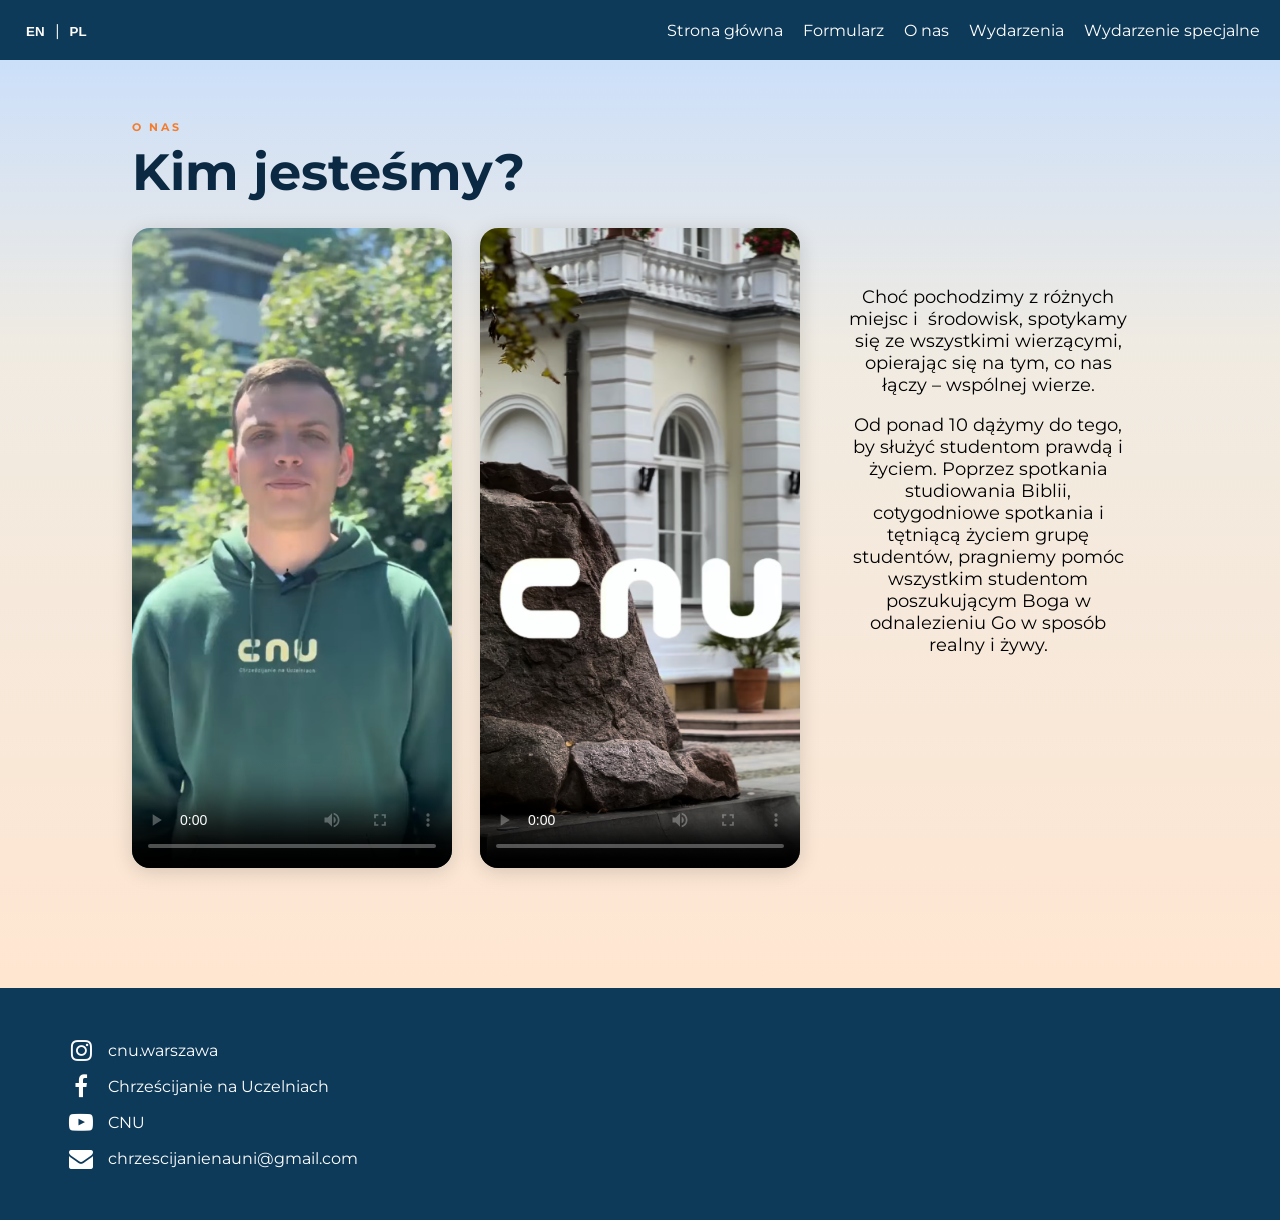
<file: about.html>
<!DOCTYPE html>
<html lang="pl">

<head>
  <meta charset="UTF-8">
  <meta name="viewport" content="width=device-width, initial-scale=1.0">
  <title>CNU – Chrześcijanie na Uczelniach</title>
  <link
    href="https://fonts.googleapis.com/css2?family=Montserrat:wght@400;600;700;800;900&family=Lora:ital,wght@0,400;0,600;1,400&display=swap"
    rel="stylesheet">
  <link rel="stylesheet" href="styles.css">
  <link rel="stylesheet" href="https://cdnjs.cloudflare.com/ajax/libs/font-awesome/4.7.0/css/font-awesome.min.css">
</head>

<body>

  <nav id="mainNav">
    <div class="nav-left">
      <div class="lang-switcher">
        <button data-lang="en" onclick="setLang('en')" id="lang-en">EN</button>
        <span>|</span>
        <button data-lang="pl" onclick="setLang('pl')" id="lang-pl">PL</button>
      </div>
    </div>

    <div class="nav-right">
      <div class="nav-links" id="navLinks">
        <a href="index.html" data-i18n="home">Home</a>
        <a href="formularz.html" data-i18n="form">Form</a>
        <a href="about.html" data-i18n="about">About</a>
        <a href="events.html" data-i18n="events">Events</a>
        <a href="special-event.html" data-i18n="special-event">Wydarzenie specjalne</a>

      </div>

      <button class="burger" id="burgerBtn">
        <span></span>
        <span></span>
        <span></span>
      </button>
    </div>
  </nav>
  <section class="event-page-section">
    <section class="events-section-cards">
      <div class="events-section-header" style="align-content: start;">
        <div>
          <span class="events-label">O nas</span>
          <h2 class="about-title">Kim jesteśmy?</h2>
        </div>
      </div>

      <!--reel 1 about us-->
      <section class="instagram-section">
        <video class="reel-video" controls playsinline poster="images/reel-preview1.png">
          <source src="videos/main.mp4 " type="video/mp4">
        </video>
      </section>
      <section class="instagram-section">
        <video class="reel-video" controls playsinline poster="images/reel-preview.png">
          <source src="videos/invitationForBibleStudy.mp4 " type="video/mp4">
        </video>
      </section>

      <section class="hero-description" style="padding:0 20px;">
        <p data-i18n=" about-us-description-1">
        </p>
        <p data-i18n="about-us-description-2"></p>
        <p data-i18n="about-us-description-3"></p>
      </section>
    </section>
  </section>
  <section class="contacts">

    <a class="contact-item" href="https://www.instagram.com/cnu_warszawa/" target="_blank">
      <i class="fa fa-instagram"></i>
      <span>cnu.warszawa</span>
    </a>

    <a class="contact-item" href="https://www.facebook.com/share/18swFGHHTY/?mibextid=wwXIfr" target="_blank">
      <i class="fa fa-facebook"></i>
      <span>Chrześcijanie na Uczelniach</span>
    </a>

    <a class="contact-item" href="https://youtube.com/@chrzescijanienauczelniach?si=SWbZchQ-9XUdnxLL" target="_blank">
      <i class="fa fa-youtube-play"></i>
      <span>CNU</span>
    </a>

    <a class="contact-item" href="#" id="copy-email">
      <i class="fa fa-envelope"></i>
      <span>chrzescijanienauni@gmail.com</span>
    </a>

  </section>

  <script src="js/script.js"></script>
  <script src="js/translation.js"></script>

</body>

</html>
</file>
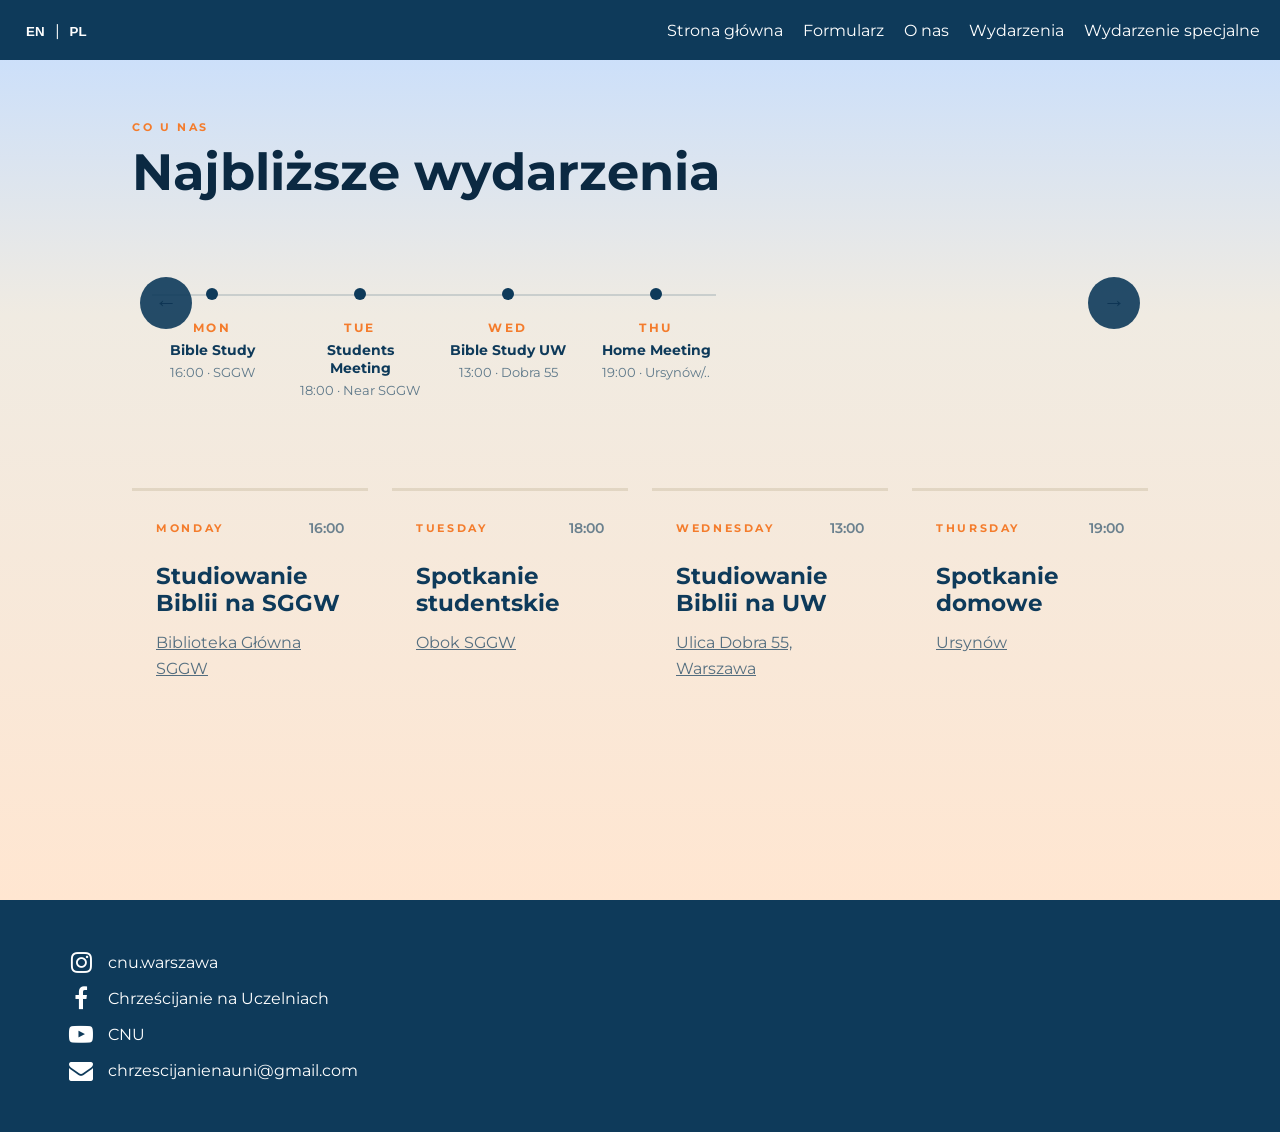
<file: events.html>
<!DOCTYPE html>
<html lang="pl">

<head>
    <meta charset="UTF-8">
    <meta name="viewport" content="width=device-width, initial-scale=1.0">
    <title>CNU – Chrześcijanie na Uczelniach</title>
    <link
        href="https://fonts.googleapis.com/css2?family=Montserrat:wght@400;600;700;800;900&family=Lora:ital,wght@0,400;0,600;1,400&display=swap"
        rel="stylesheet">
    <link rel="stylesheet" href="styles.css">
    <link rel="stylesheet" href="https://cdnjs.cloudflare.com/ajax/libs/font-awesome/4.7.0/css/font-awesome.min.css">
</head>

<body>

    <nav id="mainNav">
        <div class="nav-left">
            <div class="lang-switcher">
                <button data-lang="en" onclick="setLang('en')" id="lang-en">EN</button>
                <span>|</span>
                <button data-lang="pl" onclick="setLang('pl')" id="lang-pl">PL</button>
            </div>
        </div>

        <div class="nav-right">
            <div class="nav-links" id="navLinks">
                <a href="index.html" data-i18n="home">Home</a>
                <a href="formularz.html" data-i18n="form">Form</a>
                <a href="about.html" data-i18n="about">About</a>
                <a href="events.html" data-i18n="events">Events</a>
                <a href="special-event.html" data-i18n="special-event">Wydarzenie specjalne</a>
            </div>

            <button class="burger" id="burgerBtn">
                <span></span>
                <span></span>
                <span></span>
            </button>
        </div>
    </nav>


    <section class="event-page-section">


        <section class="events-section-cards">
            <div class="events-section-header" style="align-content: start;">
                <div>
                    <span class="events-label">Co u nas</span>
                    <h2>Najbliższe wydarzenia</h2>
                </div>
            </div>

            <section class="modern-timeline-wrapper">

                <!-- arrows -->

                <button class="carousel-btn prev-btn" id="timelinePrev">
                    ←
                </button>

                <button class="carousel-btn next-btn" id="timelineNext">
                    →
                </button>

                <!-- THIS scrolls -->

                <div class="modern-timeline-scroll">

                    <div class="modern-timeline" id="modernTimeline">

                        <div class="timeline-event">
                            <div class="timeline-dot"></div>

                            <div class="timeline-content">
                                <span class="timeline-day">MON</span>

                                <h4>Bible Study</h4>

                                <p>16:00 · SGGW</p>
                            </div>
                        </div>

                        <div class="timeline-event">
                            <div class="timeline-dot"></div>

                            <div class="timeline-content">
                                <span class="timeline-day">TUE</span>

                                <h4>Students Meeting</h4>

                                <p>18:00 · Near SGGW</p>
                            </div>
                        </div>

                        <div class="timeline-event active" id="todayEvent">
                            <div class="timeline-dot"></div>

                            <div class="timeline-content">
                                <span class="timeline-day">WED</span>

                                <h4>Bible Study UW</h4>

                                <p>13:00 · Dobra 55</p>
                            </div>
                        </div>

                        <div class="timeline-event">
                            <div class="timeline-dot"></div>

                            <div class="timeline-content">
                                <span class="timeline-day">THU</span>

                                <h4>Home Meeting</h4>

                                <p>19:00 · Ursynów/..</p>
                            </div>
                        </div>

                    </div>

                </div>

            </section>

            <section class="events-rail">

                <div class="rail-item " onclick="goToForm()">

                    <div class="rail-top">
                        <span class="rail-day">MONDAY</span>
                        <span class="rail-time">16:00</span>
                    </div>

                    <h3>Studiowanie Biblii na SGGW</h3>

                    <p>
                        <a href="https://www.google.com/maps/search/?api=1&query=Biblioteka+Główna+SGGW+Warszawa"
                            onclick="event.stopPropagation()" target="_blank">
                            Biblioteka Główna SGGW
                        </a>
                    </p>
                </div>


                <div class="rail-item" onclick="goToForm()">

                    <div class="rail-top">
                        <span class="rail-day">TUESDAY</span>
                        <span class="rail-time">18:00</span>
                    </div>

                    <h3>Spotkanie studentskie</h3>

                    <p>
                        <a href="https://www.google.com/maps/search/?api=1&query=SGGW+Warszawa"
                            onclick="event.stopPropagation()" target="_blank">
                            Obok SGGW
                        </a>
                    </p>
                </div>

                <div class="rail-item" onclick="goToForm()">

                    <div class="rail-top">
                        <span class="rail-day">WEDNESDAY</span>
                        <span class="rail-time">13:00</span>
                    </div>

                    <h3>Studiowanie Biblii na UW</h3>
                    <p>
                        <a href="https://www.google.com/maps/search/?api=1&query=Ulica+Dobra+55+Warszawa"
                            onclick="event.stopPropagation()" target="_blank">
                            Ulica Dobra 55, Warszawa
                        </a>
                    </p>
                </div>

                <div class="rail-item" onclick="goToForm()">

                    <div class="rail-top">
                        <span class="rail-day">THURSDAY</span>
                        <span class="rail-time">19:00</span>
                    </div>

                    <h3>Spotkanie domowe</h3>

                    <p>
                        <a href="https://www.google.com/maps/search/?api=1&query=Ursynów+Warszawa"
                            onclick="event.stopPropagation()" target="_blank">
                            Ursynów
                        </a>
                    </p>

                </div>

            </section>
        </section>
    </section>


    <section class="contacts">

        <a class="contact-item" href="https://www.instagram.com/cnu_warszawa/" target="_blank">
            <i class="fa fa-instagram"></i>
            <span>cnu.warszawa</span>
        </a>

        <a class="contact-item" href="https://www.facebook.com/share/18swFGHHTY/?mibextid=wwXIfr" target="_blank">
            <i class="fa fa-facebook"></i>
            <span>Chrześcijanie na Uczelniach</span>
        </a>

        <a class="contact-item" href="https://youtube.com/@chrzescijanienauczelniach?si=SWbZchQ-9XUdnxLL"
            target="_blank">
            <i class="fa fa-youtube-play"></i>
            <span>CNU</span>
        </a>
        <a class="contact-item" href="#" id="copy-email">
            <i class="fa fa-envelope"></i>
            <span>chrzescijanienauni@gmail.com</span>
        </a>

    </section>

    <script src="js/script.js"></script>
    <script src="js/translation.js"></script>
    <script src="js/events.js"></script>
</body>

</html>
</file>
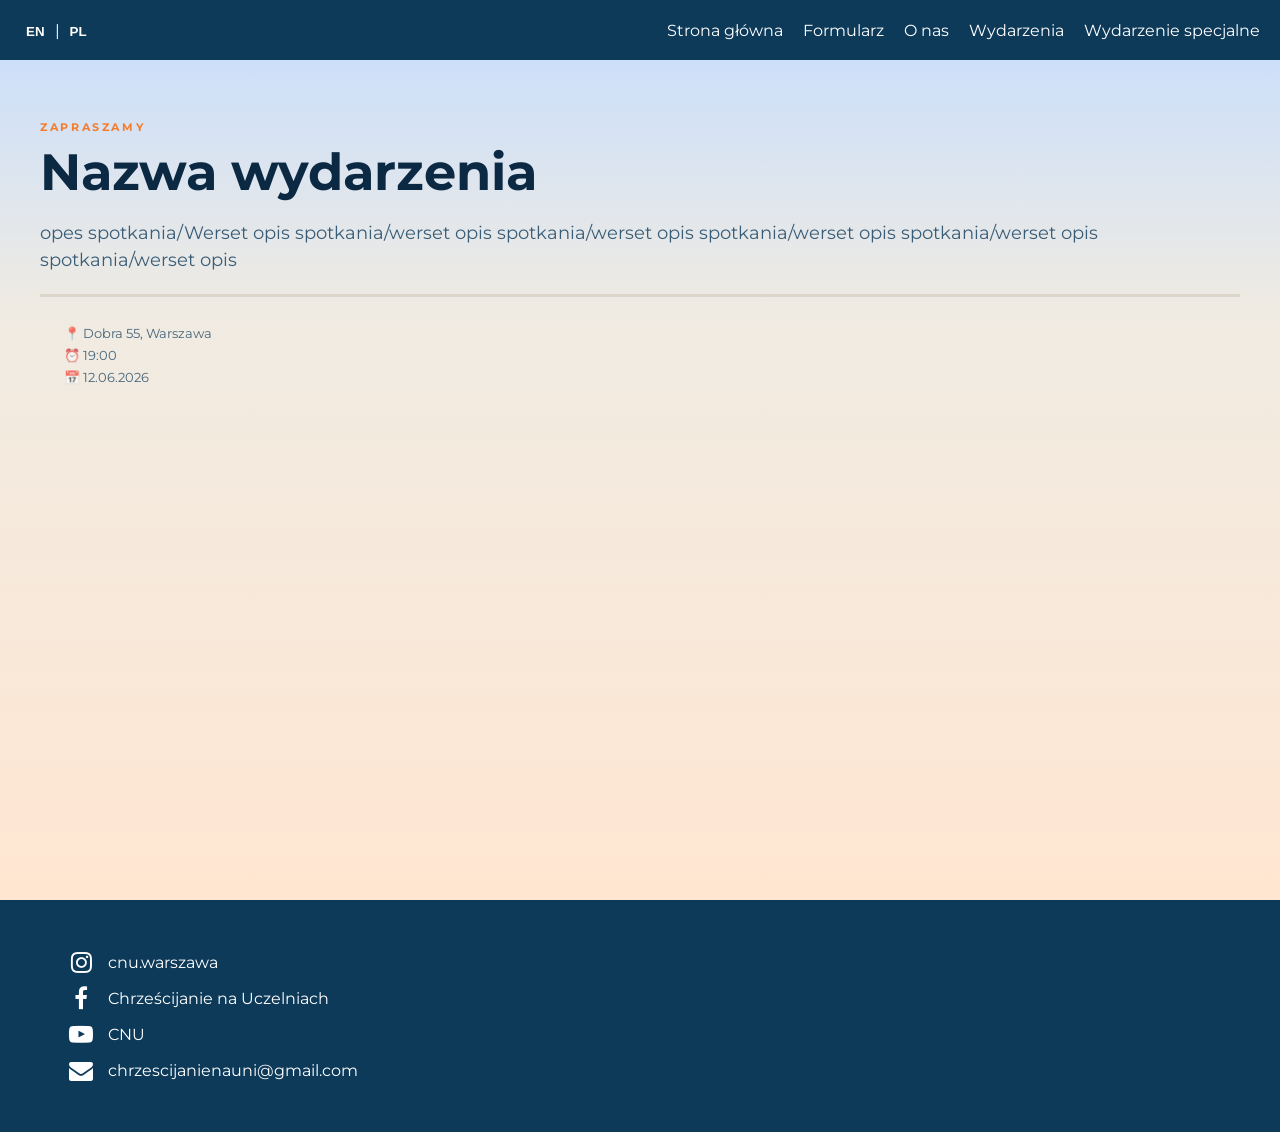
<file: special-event.html>
<!DOCTYPE html>
<html lang="pl">

<head>
    <meta charset="UTF-8">
    <meta name="viewport" content="width=device-width, initial-scale=1.0">
    <title>CNU – Chrześcijanie na Uczelniach</title>
    <link
        href="https://fonts.googleapis.com/css2?family=Montserrat:wght@400;600;700;800;900&family=Lora:ital,wght@0,400;0,600;1,400&display=swap"
        rel="stylesheet">
    <link rel="stylesheet" href="styles.css">
    <link rel="stylesheet" href="https://cdnjs.cloudflare.com/ajax/libs/font-awesome/4.7.0/css/font-awesome.min.css">
</head>

<body>

    <nav id="mainNav">
        <div class="nav-left">
            <div class="lang-switcher">
                <button data-lang="en" onclick="setLang('en')" id="lang-en">EN</button>
                <span>|</span>
                <button data-lang="pl" onclick="setLang('pl')" id="lang-pl">PL</button>
            </div>
        </div>

        <div class="nav-right">
            <div class="nav-links" id="navLinks">
                <a href="index.html" data-i18n="home">Home</a>
                <a href="formularz.html" data-i18n="form">Form</a>
                <a href="about.html" data-i18n="about">About</a>
                <a href="events.html" data-i18n="events">Events</a>
                <a href="special-event.html" data-i18n="special-event">Wydarzenie specjalne</a>
            </div>

            <button class="burger" id="burgerBtn">
                <span></span>
                <span></span>
                <span></span>
            </button>
        </div>
    </nav>
    <section class="event-page-section full" style="margin:0;">

        <div class="events-section-cards" onclick="goToSpecialEvent()">

            <div class="events-section-header" style="align-content: start;">
                <div>
                    <span class="events-label">Zapraszamy</span>
                    <h2>Nazwa wydarzenia</h2>
                </div>
            </div>
            <div class="special-event-description">
                <p>opes spotkania/Werset opis spotkania/werset opis spotkania/werset opis spotkania/werset opis
                    spotkania/werset opis spotkania/werset opis </p>
            </div>
            <div class="special-event-card" onclick="goToSpecialEvent()">
                <div class="special-event-meta">

                    <span>📍 Dobra 55, Warszawa</span>
                    <span>⏰ 19:00</span>
                    <span>📅 12.06.2026</span>

                </div>
            </div>
        </div>


        <!-- <header class="hero special-event-hero">

        <div class="special-event-bg">
            <div class="special-event-poster"></div>
        </div>
    </header>

    <header class="hero special-event-hero">

        <div class="special-event-bg">
            <div class="special-event-poster"></div>
        </div>
    </header>-->
    </section>

    <section class="contacts">

        <a class="contact-item" href="https://www.instagram.com/cnu_warszawa/" target="_blank">
            <i class="fa fa-instagram"></i>
            <span>cnu.warszawa</span>
        </a>

        <a class="contact-item" href="https://www.facebook.com/share/18swFGHHTY/?mibextid=wwXIfr" target="_blank">
            <i class="fa fa-facebook"></i>
            <span>Chrześcijanie na Uczelniach</span>
        </a>

        <a class="contact-item" href="https://youtube.com/@chrzescijanienauczelniach?si=SWbZchQ-9XUdnxLL"
            target="_blank">
            <i class="fa fa-youtube-play"></i>
            <span>CNU</span>
        </a>
        <a class="contact-item" href="#" id="copy-email">
            <i class="fa fa-envelope"></i>
            <span>chrzescijanienauni@gmail.com</span>
        </a>

    </section>

    <script src="js/script.js"></script>
    <script src="js/translation.js"></script>
</body>

</html>
</file>
<file: styles.css>
* {
  box-sizing: border-box;
  /* outline: 1px solid red;*/
  /*debugging tool to see element boundaries*/

}

body {
  margin: 0;
  font-family: 'Montserrat', sans-serif;
  overflow-x: hidden;

}

a:hover {
  color: rgb(0, 170, 255);
}

/* NAVBAR */


/* =========================
   NAV SCROLL EFFECT
========================= */

#mainNav {
  z-index: 2000;
  transition:
    background 0.35s ease,
    box-shadow 0.35s ease,
    padding 0.35s ease,
    backdrop-filter 0.35s ease;

}

#mainNav.scrolled {
  z-index: 2000;
  background:
    rgba(14, 58, 90, 0.88);

  backdrop-filter: blur(12px);

  box-shadow:
    0 10px 30px rgba(0, 0, 0, 0.18);

  padding:
    10px 20px;
}

/* =========================
   BURGER ANIMATION
========================= */

.burger span {
  transition:
    transform 0.3s ease,
    opacity 0.3s ease,
    background 0.3s ease;
}

.burger.active span:nth-child(1) {
  transform:
    rotate(45deg) translate(5px, 5px);
}

.burger.active span:nth-child(2) {
  opacity: 0;
}

.burger.active span:nth-child(3) {
  transform:
    rotate(-45deg) translate(6px, -6px);
}

/* =========================
   MOBILE MENU ANIMATION
========================= */

@media (max-width: 768px) {

  .nav-links {

    opacity: 0;

    transform:
      translateY(-10px);

    transition:
      opacity 0.35s ease,
      transform 0.35s ease;

    pointer-events: none;
  }

  .nav-links.active {

    opacity: 1;

    transform:
      translateY(0);

    pointer-events: auto;
  }

  .nav-links a {

    opacity: 0;
  }

}

/* stagger animation */

@keyframes navLinkFade {

  from {

    opacity: 0;

    transform:
      translateY(-12px);

  }

  to {

    opacity: 1;

    transform:
      translateY(0);

  }

}

/* =========================
   COPY EMAIL EFFECT
========================= */

.contact-item {

  transition:
    transform 0.25s ease,
    background 0.25s ease,
    color 0.25s ease;
}

.contact-item:hover {

  transform:
    translateX(6px);

  background:
    rgba(255, 255, 255, 0.05);
}

.contact-item.copied {

  background:
    rgba(244, 124, 44, 0.15);

  color:
    #f47c2c;
}




#mainNav {
  z-index: 2000;
  display: flex;
  position: fixed;
  top: 0;
  left: 0;
  width: 100%;
  height: 60px;
  background: #0e3a5a;
  /* dark blue */
  color: white;
  display: flex;
  justify-content: space-between;
  align-items: center;
  padding: 15px 20px;
  z-index: 10;
  /*controls what appears on top of what on your page*/
}

.nav-right {
  display: flex;
  align-items: center;
  gap: 20px;
}

.nav-links {
  display: flex;
  gap: 20px;
  z-index: 2000;
}

.nav-links a {
  color: white;
  text-decoration: none;
  /* margin-left: 20px;
  font-weight: 500;*/
}

.nav-links a.active {
  color: rgb(106, 106, 106);
  font-weight: 600;
  z-index: 2000;

}

.lang-switcher button {
  background: none;
  border: none;
  color: white;
  font-weight: 600;
  cursor: pointer;
}

.lang-switcher button:hover {
  color: rgb(0, 170, 255);
}

/* HERO SECTION */
.hero {
  height: 80vh;
  overflow: hidden;
  position: relative;

  display: flex;
  align-items: center;
  justify-content: center;

}

.hero-bg {
  position: absolute;
  inset: 0;
  background-position: center;
  background-size: cover;
  background-repeat: no-repeat;
  opacity: 0;
  transform: scale(1.31);
  /* Startujemy od lekkiego powiększenia lub 1.0 */
  transition: opacity 1.5s ease, transform 0.5s ease;
  /* Płynne wygaszanie skali */
}

.hero-bg.active {
  opacity: 1;
  transform: scale(1);
  /* Reset bazy dla animacji */
  animation: zoomEffect 5s linear forwards;
}



.center-header {
  text-align: center;
  background-color: #c4ddff;
  color: #0e3a5a;
  font-style: italic;
  padding-top: 40px;
  padding-bottom: 40px;
}

.center-header h1 {
  margin: 0;

}

@keyframes zoomEffect {
  from {
    transform: scale(1);
  }

  to {
    transform: scale(1.3);
  }
}

/* Dark overlay (like your screenshot)???????????what is this????????????????? */
.hero::before {
  content: "";
  position: absolute;
  inset: 0;
  background: rgba(0, 0, 0, 0.6);
  z-index: 1;
}

/* Content */
.hero-overlay {
  position: relative;
  text-align: center;
  color: white;
  z-index: 2;
}

.hero h1 {
  font-size: 4rem;
  font-weight: 800;
  margin-bottom: 10px;
}

.hero p {
  font-size: 1.2rem;
  margin-bottom: 20px;
}


/* Button */
.cta-btn {
  background: #f47c2c;
  color: white;
  border: none;
  padding: 15px 40px;
  font-size: 1rem;
  border-radius: 30px;
  cursor: pointer;
  font-weight: 600;
  transition: 0.3s;
  /* shadow */
  box-shadow:
    0 10px 20px rgba(0, 0, 0, 0.25),
    0 4px 8px rgba(0, 0, 0, 0.15);
}

.cta-btn-onmain {
  background: #f47c2c7e;
  color: white;
  border: none;
  padding: 15px 40px;
  font-size: 1rem;
  border-radius: 30px;
  cursor: pointer;
  font-weight: 600;
  transition: 0.3s;
  /* shadow */
  box-shadow:
    0 10px 20px rgba(0, 0, 0, 0.25),
    0 4px 8px rgba(0, 0, 0, 0.15);
}



.center {
  text-align: center;
}

.cta-btn:hover {
  background: #703510;
}

/* BURGER MENU */
.burger {
  display: none;
  flex-direction: column;
  gap: 5px;
  background: none;
  border: none;
  cursor: pointer;
}

.burger span {
  width: 25px;
  height: 3px;
  background: white;
  display: block;
  border-radius: 2px;
}

.active-lang {
  color: #00aaff;
  font-weight: 700;
}

/*nice animation*/
.burger.active span:nth-child(1) {
  transform: rotate(45deg) translate(5px, 5px);
}

.burger.active span:nth-child(2) {
  opacity: 0;
}

.burger.active span:nth-child(3) {
  transform: rotate(-45deg) translate(6px, -6px);
}


/* MOBILE for burger menu*/
@media (max-width: 768px) {

  .burger {
    display: flex;
  }

  .nav-links {
    position: absolute;
    top: 100%;
    right: 0;
    background: #0e3a5a;
    width: 100%;
    flex-direction: column;
    align-items: center;
    display: none;
    padding: 20px 0;
    z-index: 2000;

  }

  .nav-links a {
    margin: 10px 0;
    font-size: 18px;
  }

  .nav-links.active {
    display: flex;
    color: darkblue;
    z-index: 2000;

  }



}

.hero-description {
  max-width: 800px;
  margin: 40px auto;
  padding: 0 70px;
  text-align: center;
  font-size: large;
}


.meetings-containers {

  background-color: #c4ddff;
  padding: 40px 20px;
  position: relative;

  display: grid;

  /* responsive grid */
  grid-template-columns: repeat(auto-fit, minmax(250px, 1fr));

  gap: 30px;

  align-items: start;
  overflow: hidden;
}

.side-image-right {
  position: absolute;
  right: -100px;
  transform: translateY(-50%);
  width: 200px;
}

.side-image-left {
  position: absolute;
  left: -100px;
  transform: translateY(-50%);
  width: 200px;
  z-index: 3;
}

.meeting-card {
  display: flex;
  flex-direction: column;
  justify-content: center;

  background: rgba(14, 58, 90, 0.75);
  backdrop-filter: blur(4px);
  /*glass effect*/
  padding: 40px;
  border-radius: 10px;
  margin-bottom: 30px;
  color: white;

  transition:
    /*Makes animation smooth.*/
    transform 0.3s ease,
    background 0.3s ease,
    opacity 0.3s ease;

  opacity: 0.8;
  /*transparency;*/
  position: relative;
  z-index: 5;
  height: 100%;
}

/* DESKTOP hover */
@media (hover: hover) {

  .meeting-card:hover {
    opacity: 1;
    transform: scale(1.03);
    background: rgba(14, 58, 90, 0.9);
  }
}

/* MOBILE style */
@media (max-width: 768px) {
  .meeting-card {
    width: 100%;
    opacity: 1;
    background: rgb(86, 122, 156);
    opacity: 0.9;
    padding: 28px;
    border-radius: 18px;
    transform: none;
  }
}

.meeting-title {
  background: #658ec7;
  text-transform: uppercase;
  padding: 18px 25px;
  border-radius: 12px;

  font-size: 1.3rem;
  font-weight: 700;

  margin-bottom: 5px;
  width: 100%;
  box-sizing: border-box;
  display: block;
  overflow-wrap: break-word;

}

.meeting-text {
  overflow: hidden;
  transition: max-height 0.4s ease;
}

.meeting-text.collapsed {
  max-height: 150px;
  mask-image: linear-gradient(to bottom, black 80%, transparent);
}

.meeting-text.expanded {
  max-height: 1000px;
  /* достатньо велике значення */
}

.more-btn {
  background: none;
  border: none;
  color: #ffffff8f;
  cursor: pointer;
  margin-bottom: 20px;
  font-size: 1rem;
  align-self: flex-end;
  font-style: italic;

}

.contacts {
  display: flex;
  flex-direction: column;
  gap: 12px;
  padding: 50px;
  background: #0e3a5a;
}

.contact-item {
  display: grid;
  grid-template-columns: 30px 1fr;
  align-items: center;
  gap: 12px;
  padding: 0 16px;
  border-radius: 12px;
  text-decoration: none;
  color: white;
  font-size: 16px;
  min-width: 0;
}

.contact-item i {
  font-size: 24px;
  width: 30px;
  text-align: center;
}

.contact-item span,
.contact-item a,
.contact-item p {
  min-width: 0;
  overflow-wrap: break-word;
  word-break: break-word;
}

@media (max-width: 480px) {
  .contacts {
    padding: 30px 16px;
  }

  .contact-item {
    font-size: 14px;
    padding: 0;
  }
}

/* =========================
   FORM SECTION
========================= */
input,
select,
textarea {
  background-color: #ffffff !important;
}

.form-section {
  background:
    linear-gradient(135deg,
      #ffffff 0%,
      #ffffff 35%,
      #d7e6ff 35%,
      #d7e6ff 45%,
      #ffffff 45%,
      #ffffff 55%,
      #ff944d 55%,
      #ff944d 65%,
      #ffffff 65%);
  position: relative;
  overflow: hidden;
  padding-bottom: 60px;
}

/* =========================
   HERO
========================= */
.hero-wave {
  position: absolute;
  bottom: -1px;
  left: 0;
  width: 100%;
  height: 80px;
  background: white;
  clip-path: ellipse(75% 100% at 50% 100%);
}

.form-hero {
  height: 220px;
  background:
    url('images/book.png') center/cover no-repeat;

  position: relative;
  margin-top: 60px;
  background-size: 200%;

}

.form-hero::after {
  content: "";
  position: absolute;
  bottom: 0;
  left: 0;
  right: 0;
  height: 60px;

}

.form-hero-overlay {
  position: absolute;
  inset: 0;
  background: rgba(0, 0, 0, 0.4);

  display: flex;
  align-items: center;
  justify-content: center;
  text-align: center;
}

.form-hero-overlay h2 {
  color: white;
  font-size: 3rem;
  line-height: 1;
  font-weight: 600;
  margin: 0;
}

/* =========================
   FORM
========================= */

.form {
  width: 85%;
  max-width: 320px;
  margin: 30px auto 0 auto;
  /*from prev element*/
  position: relative;
  z-index: 2;
}

.form label {
  display: block;
  margin-bottom: 8px;
  margin-top: 18px;

  color: #0e3a5a;
  font-size: 12px;
  letter-spacing: 2px;
  font-weight: 600;
}

.form input,
.form textarea,
.form select {
  width: 100%;
  border: none;
  outline: none;

  background: #d9d9d9;

  padding: 18px 22px;

  border-radius: 18px;
  /*!!! see if font famili is correct*/
  font-size: 16px;
  font-family: 'Montserrat', sans-serif;

  box-shadow:
    0 8px 18px rgba(0, 0, 0, 0.15),
    0 2px 6px rgba(0, 0, 0, 0.08);
}

.form textarea {
  min-height: 90px;
  resize: vertical;
}

.form select {
  border-radius: 8px;
  padding: 10px;
  background: #ececec;
}

/* =========================
   RADIO BUTTONS
========================= */

.gender-row {
  display: flex;
  gap: 30px;
  margin-top: 10px;
}

.radio-option {
  display: flex !important;
  align-items: center;
  gap: 8px;

  font-size: 14px !important;
  letter-spacing: 0 !important;
  margin-top: 0 !important;

  color: #666 !important;
}

.radio-option input {
  display: none;
}

.radio-option span {
  width: 18px;
  height: 18px;
  border: 2px solid #ddd;
  border-radius: 50%;
  display: inline-block;
  background: white;
  position: relative;
}

.radio-option input:checked+span::after {
  content: "";
  position: absolute;
  width: 8px;
  height: 8px;
  background: #0e3a5a;
  border-radius: 50%;
  top: 50%;
  left: 50%;
  transform: translate(-50%, -50%);
}

/* =========================
   BUTTON
========================= */

.send-btn {
  margin-top: 30px;
  background: rgba(14, 58, 90, 0.88);


  color: white;

  border: none;

  padding: 16px 70px;

  border-radius: 40px;

  font-size: 20px;
  font-weight: 700;

  cursor: pointer;

  box-shadow:
    0 10px 20px rgba(0, 0, 0, 0.2),
    0 4px 8px rgba(0, 0, 0, 0.1);

  transition: 0.3s;
}

.send-btn:hover {
  transform: translateY(-2px);
  background: #003f9f;
}

/* =========================
   MOBILE
========================= */

@media (max-width: 768px) {

  .study-hero-overlay h2 {
    font-size: 2.6rem;
  }

  .form {
    width: 88%;
  }

}


.error {
  color: #d10000;
  font-size: 12px;
  margin-top: 6px;
  min-height: 14px;
  /* keeps layout stable */
  letter-spacing: 0.5px;
}

.form input,
.form select,
.form textarea {
  transition: 0.9s ease;
}

/*???????????????????????*/
.form input:focus,
.form select:focus,
.form textarea:focus {
  outline: none;
  box-shadow: 0 0 0 3px rgba(0, 82, 204, 0.15);
}

.input-error {
  border: 2px solid red !important;
}

.input-valid {
  border: 2px solid #1db954 !important;
}

.gender-row {
  display: flex;
  flex-direction: column;
  gap: 12px;
  margin-top: 10px;
}

/* FIX CHECKBOXES */
.hobby-item input[type="checkbox"] {
  width: 18px;
  height: 18px;
  margin: 0;
  padding: 0;
  accent-color: #0e3a5a;
  cursor: pointer;

  /* removes inherited form styles */
  border-radius: 4px;
  box-shadow: none;
}

/* row layout */
.hobby-item {
  display: flex;
  align-items: center;
  gap: 10px;
  margin-bottom: 14px;
}

/* label */
.hobby-item label {
  margin: 0;
  cursor: pointer;
  font-size: 16px;
  color: #0e3a5a;
  letter-spacing: 0;
  font-weight: 500;
}

/* =========================
   INSTAGRAM REELS
========================= */

.reels-container {
  display: flex;
  flex-direction: column;
  align-items: center;
  gap: 30px;
}

/* each reel */
.instagram-section {
  display: flex;
  justify-content: center;
  width: 100%;
}

/* reel */
.reel-video {
  width: 360px;
  height: 640px;

  max-width: 100%;

  border-radius: 18px;
  object-fit: cover;

  box-shadow:
    0 4px 20px rgba(0, 0, 0, 0.15);
}

/* DESKTOP */
@media (min-width: 900px) {

  .reels-container {
    flex-direction: row;
    flex-wrap: wrap;
    justify-content: center;
    align-items: flex-start;
    gap: 40px;
  }

  .instagram-section {
    width: auto;
    flex: 0 0 auto;
  }

  .reel-video {
    width: 360px;
    height: 640px;
  }
}

/* MOBILE */
@media (max-width: 768px) {

  .reel-video {
    width: 100%;
    max-width: 360px;
    height: auto;
    aspect-ratio: 9 / 16;
  }
}

#status {
  margin-top: 10px;
  font-weight: bold;
}

.verse-section {
  padding: 80px 20px;

  background:
    linear-gradient(180deg,
      #ffe6d1 0%,
      #eaf0ff 100%);

  display: flex;
  justify-content: center;
}

.verse-text {
  position: relative;

  max-width: 680px;

  margin: 0;

  text-align: center;
}

.verse-text p {
  margin: 0;

  font-family: 'Lora', serif;

  font-size: 1.28rem;
  line-height: 1.95;

  font-style: italic;
  font-weight: 400;

  color: #0e3a5a;

  letter-spacing: 0.2px;
}

.verse-text strong {
  color: #f47c2c;
  font-weight: 1000;
}

.quote {
  position: absolute;
  font-size: 5rem;
  line-height: 1;
  color: rgba(244, 124, 44, 0.12);
  font-family: serif;
  pointer-events: none;
}

.quote-open {
  top: -25px;
  left: -10px;
}

.quote-close {
  bottom: -55px;
  right: -10px;
}

.verse-text footer {
  margin-top: 28px;
  font-size: 0.62rem;
  letter-spacing: 4px;
  color: #8a8a8a;
  text-transform: uppercase;
}

.verse-quote-about-us {
  font-size: 0.72rem;
  letter-spacing: 1px;
  color: #8a8a8a;
  text-transform: uppercase;
}

@media (max-width: 768px) {

  .verse-text {
    max-width: 92%;
  }

  .verse-text p {
    font-size: 1.12rem;
    line-height: 1.6;
  }

  .quote {
    font-size: 3.5rem;
  }

  .quote-open {
    left: 0;
  }

  .quote-close {
    right: 0;
    bottom: -35px;
  }
}

.about-us-containers {
  background:
    linear-gradient(180deg,
      #c4ddff 0%,
      rgb(240, 235, 226) 35%,
      #ffe6d1 100%);
  padding: 40px 20px;
  position: relative;
  display: grid;

  grid-template-columns:
    repeat(3, 1fr);

  gap: 30px;

}


.about-us-card {
  display: flex;
  flex-direction: column;
  justify-content: center;

  border: 1px solid rgba(26, 46, 74, 0.07);
  background: white;
  padding: 40px;
  border-radius: 10px;
  color: #0e3a5a;
  position: relative;
  z-index: 5;
  height: 100%;

}

.about-us-title {

  font-size: 1.3rem;
  font-weight: 700;

  margin-bottom: 5px;
  width: 100%;
  box-sizing: border-box;
  display: block;
  overflow-wrap: break-word;
}

@media (max-width: 900px) {

  .about-us-containers {
    grid-template-columns:
      repeat(2, 1fr);
  }
}

@media (max-width: 600px) {

  .about-us-containers {
    grid-template-columns: 1fr;
  }
}

.label-events {
  font-size: 11px;
  font-weight: 600;
  letter-spacing: 0.2em;
  text-transform: uppercase;
  display: block;
  font-style: normal;
}

.bnt-events {
  background: transparent;
  color: rgba(255, 255, 255, 0.8);
  border: 1.5px solid rgba(255, 255, 255, 0.22);
}


/* =================================
   EVENTS PAGE
================================= */

.center-header-events {
  text-align: center;
  color: #0e3a5a;
  font-style: italic;
  padding-top: 10px;
  padding-bottom: 10px;
  background-color: #ffe6d1;

}

.center-header-about-us {
  text-align: center;
  color: #0e3a5a;
  font-style: italic;
  padding-top: 10px;
  padding-bottom: 10px;
  background-color: #c4ddff;
}

.events-hero {
  position: relative;
  min-height: 72vh;

  display: flex;
  align-items: center;
  justify-content: center;

  overflow: hidden;



  padding:
    120px 20px 80px;
}

.events-hero-glow {
  position: absolute;
  inset: 0;

  background:
    radial-gradient(circle at 80% 20%,
      rgba(244, 124, 44, 0.15),
      transparent 25%);

  pointer-events: none;
}

.events-hero-content {
  position: relative;
  z-index: 2;

  max-width: 850px;

  text-align: center;
  color: white;
}

.events-eyebrow {
  display: inline-block;

  font-size: 12px;
  letter-spacing: 0.25em;
  text-transform: uppercase;

  color: #f4b183;

  margin-bottom: 24px;

  font-weight: 700;
}




.events-hero p {
  margin:
    30px auto 0;

  max-width: 540px;

  font-size: 1.1rem;
  line-height: 1.8;

  color: rgba(255, 255, 255, 0.72);
}

.events-hero-buttons {
  display: flex;
  justify-content: center;
  gap: 16px;
  flex-wrap: wrap;

  margin-top: 40px;
}

/* BUTTONS */

.events-btn-primary,
.events-btn-secondary,
.events-outline-btn {
  text-decoration: none;
  transition: 0.25s ease;
}

.events-btn-primary {
  background: #f47c2c;
  color: white;

  padding: 15px 30px;
  border-radius: 999px;

  font-weight: 700;

  box-shadow:
    0 12px 30px rgba(0, 0, 0, 0.22);
}

.events-btn-primary:hover {
  transform: translateY(-2px);
  background: #ff8f45;
}

.events-btn-secondary {
  border: 1px solid rgba(255, 255, 255, 0.22);

  color: rgba(255, 255, 255, 0.85);

  padding: 15px 30px;
  border-radius: 999px;
}

.events-btn-secondary:hover {
  border-color: rgba(255, 255, 255, 0.5);
  color: white;
}

.events-outline-btn {
  border: 1px solid rgba(255, 255, 255, 0.16);

  color: rgba(255, 255, 255, 0.85);

  padding: 12px 20px;
  border-radius: 999px;

  font-size: 14px;
}

.events-outline-btn:hover {
  background: rgba(255, 255, 255, 0.05);
}

.small-btn {
  padding: 12px 22px;
  font-size: 14px;
}

/* SECTION */
.main-events-section {
  background-color: #081f33;
  padding: 90px 20px;
}

.events-section {
  background:
    linear-gradient(180deg,
      #0b2942 0%,
      #081b2d 100%);

  padding: 90px 20px;
}

.events-section-header h2 {
  color: #0b2942;
  font-size: clamp(2rem, 4vw, 3.4rem);
  max-width: 100%;

  margin: 0;

  line-height: 1.1;
  grid-column: 1 / -1;

  text-align: left;
}

.btn-events {
  background: transparent;
  color: #0e3a5a;
  background-color: rgb(196, 221, 255);
  border: 1.5px solid rgb(196, 221, 255);
  padding: 12px 22px;
  border-radius: 10px;
  width: 90%;

  cursor: pointer;
  font-weight: 600;
  transition: 0.3s;
  /* shadow */
  box-shadow:
    0 10px 20px rgba(0, 0, 0, 0.25),
    0 4px 8px rgba(0, 0, 0, 0.15);


}

.btn-events:hover {
  background: #0e3a5a;
  color: white;
}

.events-label {
  display: block;

  font-size: 11px;
  letter-spacing: 0.24em;
  text-transform: uppercase;

  color: #f47c2c;

  margin-bottom: 10px;

  font-weight: 700;
}

.events-section-header h2 {
  color: #0b2942;
  font-size: clamp(2rem, 4vw, 3.4rem);
  max-width: 100%;

}

/* GRID */

.events-grid {
  max-width: 1200px;
  margin: 0 auto;

  display: grid;

  grid-template-columns:
    repeat(3, 1fr);

  gap: 24px;
}

/* CARD */

.event-card {
  background:
    rgba(255, 255, 255, 0.04);

  border:
    1px solid rgba(255, 255, 255, 0.08);

  border-radius: 24px;

  overflow: hidden;

  backdrop-filter: blur(10px);

  transition:
    transform 0.25s ease,
    border-color 0.25s ease,
    box-shadow 0.25s ease;
}

.event-card:hover {
  transform: translateY(-6px);

  border-color:
    rgba(244, 124, 44, 0.45);

  box-shadow:
    0 24px 50px rgba(0, 0, 0, 0.28);
}

/* FEATURED */

.featured-event {
  grid-column: span 2;

  display: grid;

  grid-template-columns:
    1.05fr 1fr;
}

/* IMAGE */

.event-image {
  position: relative;

  min-height: 280px;

  background:
    linear-gradient(135deg,
      #1e4f77,
      #0e3a5a);

  display: flex;
  align-items: center;
  justify-content: center;
}

.small-image {
  min-height: 190px;
}

.event-image-overlay {
  position: absolute;
  inset: 0;

  background:
    repeating-linear-gradient(-45deg,
      transparent,
      transparent 12px,
      rgba(255, 255, 255, 0.03) 12px,
      rgba(255, 255, 255, 0.03) 13px);
}

.event-image-content {
  position: relative;
  z-index: 2;

  font-size: 3rem;

  opacity: 0.7;
}

.event-badge {
  position: absolute;
  top: 20px;
  left: 20px;

  z-index: 3;

  background: #f47c2c;
  color: white;

  font-size: 11px;
  font-weight: 700;

  letter-spacing: 0.12em;

  padding: 8px 12px;

  border-radius: 999px;
}



.event-meta {
  display: flex;
  flex-direction: column;
  gap: 6px;

  margin-bottom: 18px;

  color: rgb(25, 18, 126);

  font-size: 14px;
}

.event-content p {
  color: rgba(255, 255, 255, 0.72);

  line-height: 1.8;

  flex: 1;
}

.event-footer {
  margin-top: 28px;
}

/* RESPONSIVE */

@media (max-width: 980px) {

  .events-grid {
    grid-template-columns: 1fr;
  }

  .featured-event {
    grid-column: span 1;
    grid-template-columns: 1fr;
  }

  .event-image {
    min-height: 220px;
  }
}

@media (max-width: 640px) {

  .events-hero {
    min-height: 65vh;
  }

  .events-hero-buttons {
    flex-direction: column;
  }

  .events-btn-primary,
  .events-btn-secondary {
    width: 100%;
  }

  .event-content {
    padding: 22px;
  }

  .events-section {
    padding: 70px 16px;
  }
}

/* =========================
   EVENTS CAROUSEL
========================= */

.main-events-section {

  background:
    linear-gradient(180deg,
      #ffe6d1 0%,
      #c4ddff 100%);

  padding: 80px 20px;
}

.events-carousel-wrapper {

  position: relative;

  max-width: 1200px;
  margin: 40px auto;
  margin-bottom: 0px;

}

.events-carousel {

  display: flex;

  gap: 24px;

  overflow-x: auto;

  scroll-behavior: smooth;

  scrollbar-width: none;

  padding: 10px;
}

.events-carousel::-webkit-scrollbar {
  display: none;
}

/* slides */

.event-slide {
  width: 100%;
  max-width: 320px;

  flex-shrink: 0;

  scroll-snap-align: center;

  border: 1px solid rgba(255, 255, 255, 0.15);

  box-shadow:
    0 14px 30px rgba(0, 0, 0, 0.12);

  transition:
    transform 0.3s ease,
    box-shadow 0.3s ease;
  margin-bottom: 0px;
}


/* desktop only hover */
@media (hover: hover) {

  .event-slide:hover {

    transform: translateY(-6px);

    box-shadow:
      0 24px 50px rgba(0, 0, 0, 0.18);
  }
}

/* info */

.event-info {

  display: flex;
  flex-direction: column;

  gap: 8px;

  margin:
    18px 0 24px;

  color:
    rgba(255, 255, 255, 0.82);

  font-size: 14px;
}

/* arrows */

.carousel-btn {

  position: absolute;

  top: 50%;

  transform: translateY(-50%);

  width: 52px;
  height: 52px;

  border: none;

  border-radius: 50%;

  background:
    rgba(14, 58, 90, 0.9);

  color: white;

  font-size: 1.4rem;

  cursor: pointer;

  z-index: 50;

  transition:
    transform 0.25s ease,
    background 0.25s ease;
}

.carousel-btn:hover {

  background:
    #f47c2c;

  transform:
    translateY(-50%) scale(1.08);
}

.prev-btn {
  left: -20px;
}

.next-btn {
  right: -20px;
}

/* mobile */

@media (max-width: 768px) {

  .event-slide {

    min-width: 85%;
  }

  .carousel-btn {
    background: transparent;
    color: #081b2d;
  }
}

.event-page-section {
  min-height: 100vh;

  background-image: linear-gradient(rgb(196, 221, 255) 0%, rgb(240, 235, 226) 35%, rgb(255, 230, 209) 100%);

  padding: 80px 20px;
}

.events-section-cards {
  max-width: 1200px;
  margin: 0 auto;
  padding: 40px 20px;
  display: grid;
  grid-template-columns:
    repeat(auto-fit, minmax(300px, 320px));
  justify-content: center;
  gap: 28px;
}

.events-section-header {
  grid-column: 1 / -1;
}

.events-section-cards .meeting-card {
  margin-bottom: 0;
  height: 100%;
  border-radius: 22px;
  transition:
    transform 0.25s ease,
    box-shadow 0.25s ease,
    background 0.25s ease;
}

@media (hover: hover) {
  .events-section-cards .meeting-card:hover {
    transform: translateY(-6px);

    box-shadow:
      0 20px 40px rgba(0, 0, 0, 0.22);
  }
}

@media (max-width: 768px) {

  .events-section-cards {

    grid-template-columns: 1fr;

    justify-content: stretch;

    padding: 20px 12px;
  }

  .events-section-cards .meeting-card {
    width: 100%;
    max-width: 100%;
  }

}

.about-title {
  text-align: left;
  margin: 0;
}


/* =========================
   CLEAN EVENTS LAYOUT
========================= */

.event-clean-card {

  display: flex;
  flex-direction: column;
  justify-content: space-between;

  padding: 28px 0;

  background: transparent;

  border: none;

  border-radius: 0;

  box-shadow: none;

  border-bottom:
    1px solid rgba(14, 58, 90, 0.14);

  color: #0e3a5a;

  transition:
    transform 0.25s ease,
    border-color 0.25s ease;
}

/* subtle hover */

.event-clean-card:hover {

  transform: translateY(-3px);

  border-bottom:
    1px solid rgba(244, 124, 44, 0.5);
}

.event-clean-title {

  font-size: 1.45rem;

  font-weight: 700;

  line-height: 1.3;

  margin-bottom: 16px;

  color: #5a3a0e;

  text-transform: uppercase;
}

.event-clean-info {

  display: flex;
  flex-direction: column;

  gap: 10px;

  margin:
    22px 0 26px;

  color:
    rgba(14, 58, 90, 0.72);

  font-size: 14px;
}

/* =========================
   EVENTS RAIL
========================= */

.events-rail {
  grid-column: 1 / -1;

  display: grid;
  gap: 24px;

  /* automatically gives 4, 3, 2 or 1 columns */
  grid-template-columns: repeat(auto-fit, minmax(250px, 1fr));

  width: 100%;
  margin-top: 40px;
}

/* item */

.rail-item {

  position: relative;

  padding:
    28px 24px 30px;

  border-top:
    3px solid rgba(90, 66, 14, 0.12);



  cursor: pointer;
}



/* top row */

.rail-top {

  display: flex;

  justify-content: space-between;

  align-items: center;

  margin-bottom: 26px;
}

/* weekday */

.rail-day {

  font-size: 11px;

  font-weight: 700;

  letter-spacing: 0.24em;

  color: #f47c2c;
}

/* time */

.rail-time {

  font-size: 0.9rem;

  color:
    rgba(14, 58, 90, 0.6);

  font-weight: 600;
}

/* title */

.rail-item h3 {

  margin:
    0 0 12px;

  font-size: 1.45rem;

  line-height: 1.2;

  color: #0e3a5a;
}

/* location */

.rail-item p {

  margin: 0;

  color:
    rgba(14, 58, 90, 0.7);

  line-height: 1.6;
}

/* MOBILE */

@media (max-width: 768px) {

  .events-rail {

    grid-template-columns: 1fr;

    gap: 10px;
  }

  .rail-item {

    padding:
      22px 0;
  }
}

@media (min-width: 1200px) {
  .events-rail {
    grid-template-columns: repeat(4, 1fr);
  }
}

@media (max-width: 1199px) and (min-width: 769px) {
  .events-rail {
    grid-template-columns: repeat(2, 1fr);
  }
}

@media (max-width: 768px) {
  .events-rail {
    grid-template-columns: 1fr;
  }
}

/* =========================
   MODERN TIMELINE
========================= */

.modern-timeline-wrapper {

  position: relative;

  overflow-x: auto;

  overflow-y: visible;

  padding: 10px 0;

  scrollbar-width: none;
  grid-column: 1 / -1;

}

.modern-timeline-wrapper::-webkit-scrollbar {
  display: none;
}

/* CONTAINER */

.modern-timeline {

  position: relative;

  display: flex;

  gap: 28px;

  width: max-content;

  padding:
    50px 20px 10px;
}

/* HORIZONTAL LINE */

.modern-timeline::before {

  content: "";

  position: absolute;

  left: 20px;
  right: 20px;

  top: 56px;

  height: 2px;

  background:
    rgba(14, 58, 90, 0.16);
}

/* EVENT ITEM */

.timeline-event {

  position: relative;

  width: 120px;

  flex-shrink: 0;

  text-align: center;
}

/* DOT */
.timeline-dot {

  width: 12px;
  height: 12px;

  border-radius: 50%;

  background: #0e3a5a;

  position: absolute;

  top: 0;

  left: 50%;

  transform: translateX(-50%);

  z-index: 2;
}

/* ACTIVE DAY */

.timeline-event:hover .timeline-dot {

  transform:
    translate(-50%, -50%) scale(1.2);

  background: #f47c2c;
}

/* CONTENT */

.timeline-content {

  padding-top: 32px;

  display: flex;

  flex-direction: column;

  align-items: center;
}

/* DAY */

.timeline-day {

  display: inline-block;

  margin-bottom: 6px;

  font-size: 12px;

  font-weight: 700;

  letter-spacing: 0.22em;

  color: #f47c2c;
}

/* TITLE */

.timeline-content h4 {

  margin:
    0 0 4px;

  font-size: 0.9rem;

  font-weight: 700;

  color: #0e3a5a;

  line-height: 1.25;
}

/* DESCRIPTION */

.timeline-content p {

  margin: 0;

  font-size: 13px;

  color:
    rgba(14, 58, 90, 0.65);

  line-height: 1.4;
}

/* HOVER */

.timeline-event:hover .timeline-dot {

  transform:
    translateX(-50%) scale(1.2);

  background: #f47c2c;
}

.modern-timeline-wrapper .carousel-btn {

  top: 75px;
  color: #0e3554;
}

.modern-timeline-wrapper .prev-btn {
  left: 8px;
}

.modern-timeline-wrapper .next-btn {
  right: 8px;
}

.modern-timeline-scroll {

  overflow-x: auto;

  scrollbar-width: none;
}

.modern-timeline-scroll::-webkit-scrollbar {

  display: none;
}

.special-event-hero::before {
  display: none;
}

.special-event-bg {
  position: absolute;
  inset: 0;

  background: #153d6b;

  padding: 30px;

  display: flex;
  justify-content: center;
  align-items: center;
}

.special-event-poster {
  width: 100%;
  height: 100%;

  background: url("images/special-event.png") center center no-repeat;
  background-size: contain;
}

.rail-item a {
  text-decoration: none;
  color: inherit;
  cursor: pointer;
  text-decoration: underline;

}


/*=====================
special event page
======================*/
.special-event-card {
  padding: 28px 24px;
  border-top: 3px solid rgba(90, 66, 14, 0.12);
  cursor: pointer;
  transition: transform 0.25s ease, border-color 0.25s ease;
}


.special-event-title {
  font-size: 1.6rem;
  font-weight: 800;
  color: #0e3a5a;
  margin-bottom: 10px;
}

.special-event-subtitle {
  font-size: 0.95rem;
  font-style: italic;
  color: rgba(14, 58, 90, 0.7);
  margin-bottom: 18px;
}

.special-event-meta {
  display: flex;
  flex-direction: column;
  gap: 6px;
  font-size: 13px;
  color: rgba(14, 58, 90, 0.75);
}

.special-event-description {
  font-size: 0.95rem;
  color: rgba(14, 58, 90, 0.8);
  line-height: 1.5;

}


.gallery-card {
  position: relative;
  display: block;


  width: 100%;
  max-width: 900px;
  height: 280px;

  margin: 24px auto;

  overflow: hidden;
  border-radius: 24px;

  text-decoration: none;
}

.gallery-card img {
  width: 100%;
  height: 100%;

  object-fit: cover;

  transition: transform .4s ease;
}

.gallery-overlay {
  position: absolute;
  inset: 0;

  display: flex;
  align-items: flex-end;

  padding: 30px;

  background:
    linear-gradient(to top,
      rgba(0, 0, 0, .65),
      rgba(0, 0, 0, .15),
      transparent);
}

.gallery-overlay h3 {
  color: white;
  font-size: 2rem;
  font-weight: 700;
  margin: 0;
}

.gallery-card:hover img {
  transform: scale(1.06);
}

.gallery-section {
  background-color: rgb(196, 221, 255);
  padding: 0 20px 0 20px;
}

.photo-row {
  display: flex;
  gap: 18px;

  overflow-x: auto;
  overflow-y: hidden;

  padding: 15px 25px 25px;

  scroll-snap-type: x mandatory;

  -webkit-overflow-scrolling: touch;
}

.photo-row::-webkit-scrollbar {
  height: 8px;
}

.photo-row::-webkit-scrollbar-thumb {
  background: rgba(0, 0, 0, .15);
  border-radius: 20px;
}

.photo-row img {
  flex: 0 0 auto;

  width: 320px;
  height: 220px;

  object-fit: cover;

  border-radius: 20px;

  scroll-snap-align: start;

  box-shadow: 0 8px 25px rgba(0, 0, 0, .08);

  transition: transform .3s ease;
}

.vision-box {
  max-width: 100%;
  padding: 40px 40px;
  /*background:
    linear-gradient(180deg,
      #c4ddff 0%,
      rgb(240, 235, 226) 35%,
      #ffe6d1 100%);*/
  background: #0e3a5a;
  z-index: 100;

}

.vision-box p {
  font-size: 16px;
  line-height: 1.8;
  color: #dce9ff;
  margin: 0 0 16px 0;
}

.vision-box h2 {
  font-size: 26px;
  font-weight: 600;
  margin: 18px 0 22px 0;
  color: #ffe6d1;
}



.event-page-section.full .events-section-cards {
  max-width: none;
  width: 100%;
  margin: 0;
  display: block;
  margin-top: 0;
  /* ważne: wyłącza grid */
}

.special-event-description {
  width: 100%;
  max-width: none;
  margin: 20px 0;
}

.special-event-description p {
  font-size: 18px;
  line-height: 1.5;
  max-width: 100%;
}
</file>
